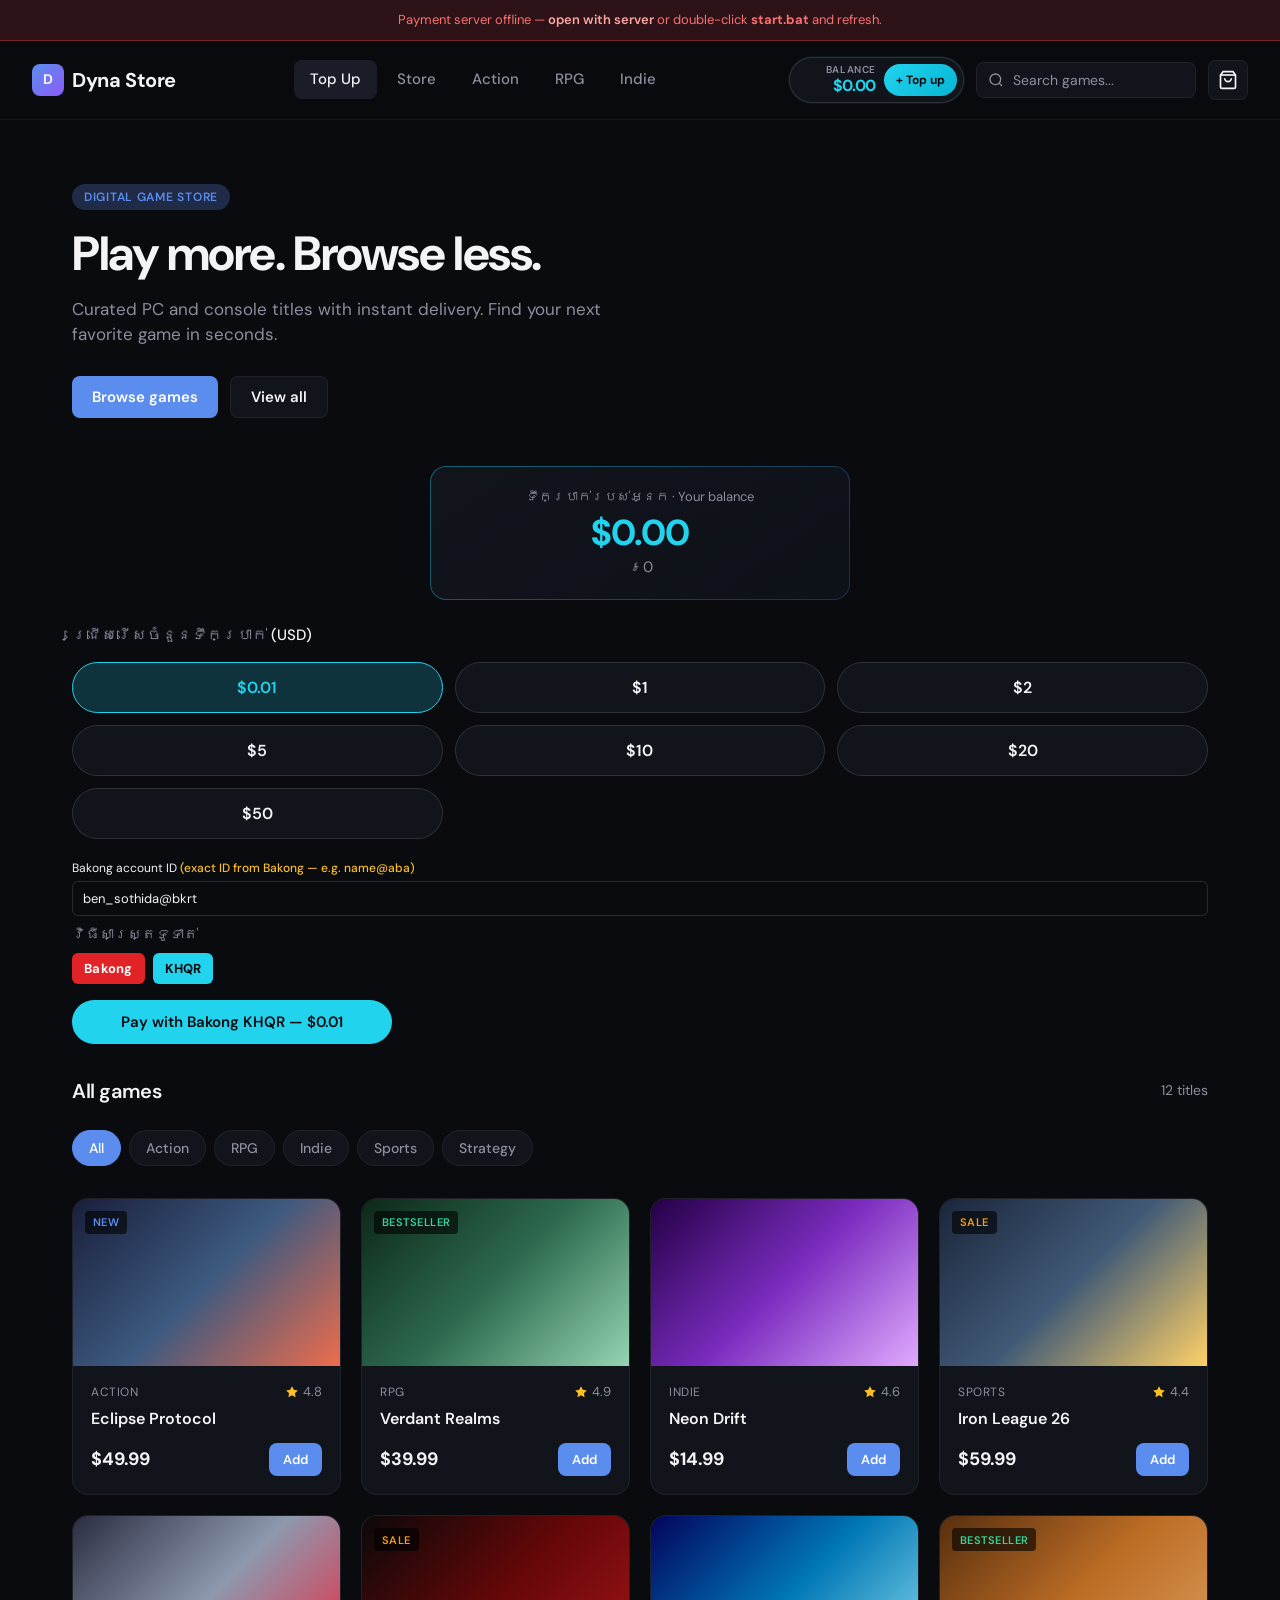
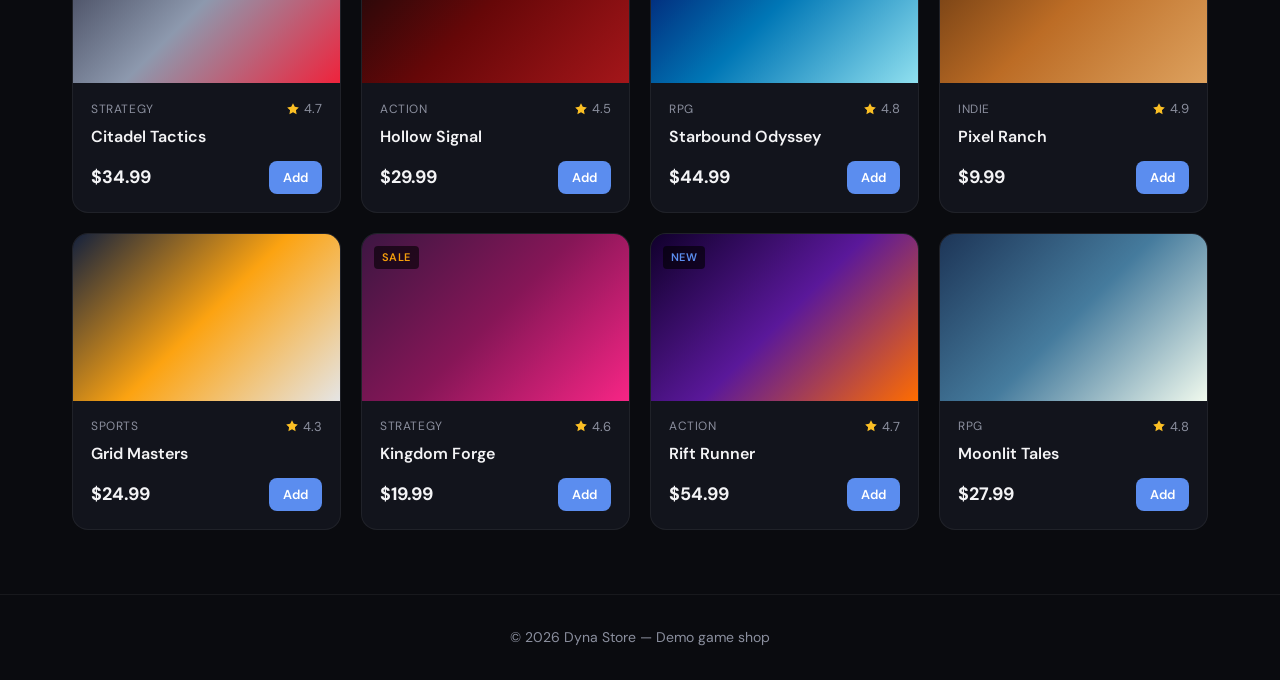
<file: index.html>
<!DOCTYPE html>
<html lang="en">
<head>
  <meta charset="UTF-8" />
  <meta name="viewport" content="width=device-width, initial-scale=1.0" />
  <meta name="description" content="Dyna Store — discover and buy the best PC & console games." />
  <title>Dyna Store — Games</title>
  <link rel="preconnect" href="https://fonts.googleapis.com" />
  <link rel="preconnect" href="https://fonts.gstatic.com" crossorigin />
  <link href="https://fonts.googleapis.com/css2?family=DM+Sans:wght@400;500;600;700&display=swap" rel="stylesheet" />
  <link rel="stylesheet" href="standalone/styles.css" />
</head>
<body>
  <div class="app">
    <div class="server-banner hidden" id="serverBanner">
      Payment server offline — <a href="http://127.0.0.1:8787/index.html">open with server</a> or double-click <strong>start.bat</strong> and refresh.
    </div>
    <header class="header">
      <a href="#" class="logo"><span class="logo-icon">D</span> Dyna Store</a>
      <nav class="nav">
        <a href="#topup" class="nav-link active">Top Up</a>
        <a href="#store" class="nav-link">Store</a>
        <a href="#store" class="nav-link" data-cat="Action">Action</a>
        <a href="#store" class="nav-link" data-cat="RPG">RPG</a>
        <a href="#store" class="nav-link" data-cat="Indie">Indie</a>
      </nav>
      <div class="header-actions">
        <div class="user-wallet" id="userWallet" aria-label="Account balance">
          <div class="user-wallet-main">
            <span class="user-wallet-label">Balance</span>
            <span class="user-wallet-amount" id="userBalance">$0.00</span>
          </div>
          <a href="#topup" class="user-wallet-topup" id="walletTopUp">+ Top up</a>
        </div>
        <div class="search-wrap">
          <svg class="search-icon" width="16" height="16" viewBox="0 0 24 24" fill="none" stroke="currentColor" stroke-width="2"><circle cx="11" cy="11" r="8"/><path d="m21 21-4.35-4.35"/></svg>
          <input type="search" id="search" class="search-input" placeholder="Search games..." />
        </div>
        <button type="button" class="cart-btn" id="openCart" aria-label="Cart">
          <svg width="20" height="20" viewBox="0 0 24 24" fill="none" stroke="currentColor" stroke-width="2"><path d="M6 2 3 6v14a2 2 0 0 0 2 2h14a2 2 0 0 0 2-2V6l-3-4Z"/><path d="M3 6h18"/><path d="M16 10a4 4 0 0 1-8 0"/></svg>
          <span class="cart-badge hidden" id="cartBadge">0</span>
        </button>
      </div>
    </header>

    <section class="hero">
      <div class="hero-content">
        <span class="hero-label">Digital game store</span>
        <h1>Play more. Browse less.</h1>
        <p>Curated PC and console titles with instant delivery. Find your next favorite game in seconds.</p>
        <div class="hero-cta">
          <a href="#store" class="btn btn-primary">Browse games</a>
          <button type="button" class="btn btn-ghost" id="viewAll">View all</button>
        </div>
      </div>
    </section>

    <section class="topup-section" id="topup">
      <div class="topup-wallet-card">
        <div class="topup-wallet-card-inner">
          <span class="topup-wallet-card-label">ទឹកប្រាក់របស់អ្នក · Your balance</span>
          <p class="topup-wallet-card-amount" id="topupBalanceDisplay">$0.00</p>
          <p class="topup-wallet-card-khr" id="topupBalanceKhr">៛0</p>
        </div>
      </div>
      <h2 class="topup-label">ជ្រើសរើសចំនួនទឹកប្រាក់ <span class="topup-currency">(USD)</span></h2>
      <div class="topup-grid" id="topupGrid" role="group" aria-label="Top up amount in USD"></div>
      <label class="khqr-field topup-bakong-field">
        <span>Bakong account ID <em>(exact ID from Bakong — e.g. name@aba)</em></span>
        <input type="text" id="bakongAccount" placeholder="ben_sothida@aba" autocomplete="off" />
      </label>
      <label class="khqr-field topup-bakong-field hidden" aria-hidden="true">
        <span>Bakong register email</span>
        <input type="email" id="bakongEmail" placeholder="you@email.com" autocomplete="email" tabindex="-1" />
      </label>
      <p class="topup-pay-label">វិធីសាស្ត្រទូទាត់</p>
      <div class="topup-pay-method">
        <span class="bakong-badge">Bakong</span>
        <span class="khqr-badge">KHQR</span>
      </div>
      <button type="button" class="topup-confirm" id="topupConfirm">Pay with Bakong KHQR — $0.01</button>
    </section>

    <main class="main" id="store">
      <div class="section-header">
        <h2>All games</h2>
        <span class="count" id="gameCount">0 titles</span>
      </div>
      <div class="categories" id="categories"></div>
      <div class="games-grid" id="grid"></div>
      <div class="empty-state hidden" id="empty">
        <h3>No games found</h3>
        <p>Try a different search or category.</p>
      </div>
    </main>

    <footer class="footer">© <span id="year"></span> Dyna Store — Demo game shop</footer>

    <div class="overlay" id="overlay"></div>
    <aside class="cart-drawer" id="drawer">
      <div class="cart-header">
        <h2>Your cart</h2>
        <button type="button" class="close-btn" id="closeCart" aria-label="Close">×</button>
      </div>
      <div class="cart-items" id="cartItems"></div>
      <div class="cart-footer">
        <div class="cart-total"><span>Total</span><span id="cartTotal">$0.00</span></div>
        <button type="button" class="checkout-btn" id="checkout" disabled>Checkout</button>
      </div>
    </aside>
    <div class="toast" id="toast"></div>

    <div class="khqr-overlay" id="khqrOverlay" aria-hidden="true">
      <div class="khqr-modal" role="dialog" aria-labelledby="khqrTitle" aria-modal="true">
        <div class="khqr-modal-header">
          <div class="khqr-brands">
            <span class="khqr-brand-khqr">KHQR</span>
            <span class="khqr-brand-bakong">Bakong</span>
          </div>
          <button type="button" class="khqr-close" id="khqrClose" aria-label="Close">×</button>
        </div>
        <h2 class="khqr-title" id="khqrTitle">ស្កេនដើម្បីទូទាត់</h2>
        <p class="khqr-merchant" id="khqrMerchant">DYNA STORE</p>
        <p class="khqr-amount-usd" id="khqrAmountUsd">$0.01</p>
        <p class="khqr-amount-khr" id="khqrAmountKhr">៛4,100</p>
        <div class="khqr-qr-wrap">
          <div id="khqrQr" class="khqr-qr"></div>
        </div>
        <p class="khqr-account-label">Bakong account</p>
        <p class="khqr-account" id="khqrAccount">dynastore@bkrt</p>
        <p class="khqr-account-warn hidden" id="khqrAccountWarn">Set your real Bakong ID in API settings — demo account cannot receive payments.</p>
        <p class="khqr-expire" id="khqrExpire"></p>
        <div class="khqr-status khqr-status--pending" id="khqrStatus">
          <span class="khqr-status-dot" aria-hidden="true"></span>
          <span id="khqrStatusText">Scan & pay — balance updates automatically</span>
        </div>
        <p class="khqr-hint">ស្កេនដោយយ៉ាងលឿន តាមរយៈ Bakong ឬកម្មវិធីធនាគារណាមួយដែលគាំទ្រ KHQR</p>
        <button type="button" class="khqr-credit" id="khqrCreditPaid">Confirm payment — add to balance</button>
        <div class="khqr-advanced" id="khqrAdvanced">
          <div class="khqr-md5-block" id="khqrMd5Block">
            <p class="khqr-md5-label">MD5</p>
            <p class="khqr-md5" id="khqrMd5">—</p>
            <button type="button" class="khqr-copy-sm" id="khqrCopyMd5">Copy MD5</button>
          </div>
          <button type="button" class="khqr-check" id="khqrCheckNow">Check payment now</button>
          <details class="khqr-settings">
            <summary>Advanced (API token)</summary>
            <label class="khqr-field hidden" aria-hidden="true">
              <span>Email</span>
              <input type="email" class="bakong-email-sync" placeholder="register email" autocomplete="email" tabindex="-1" />
            </label>
            <label class="khqr-field">
              <span>API token</span>
              <input type="password" id="bakongToken" autocomplete="off" />
            </label>
            <label class="khqr-field">
              <span>Proxy</span>
              <input type="text" id="bakongProxy" placeholder="http://127.0.0.1:8787/api/check-md5" />
            </label>
            <input type="hidden" id="bakongVerifyCode" value="" />
            <button type="button" class="khqr-renew hidden" id="bakongFixToken">Fix token</button>
            <button type="button" class="khqr-renew-secondary hidden" id="bakongRenewToken">Renew token</button>
            <p class="khqr-renew-status" id="bakongRenewStatus"></p>
          </details>
          <button type="button" class="khqr-copy" id="khqrCopy">Copy KHQR string</button>
        </div>
      </div>
    </div>
  </div>
  <script src="standalone/md5.min.js"></script>
  <script src="standalone/qrcode.min.js"></script>
  <script src="standalone/bakong-khqr-lite.js"></script>
  <script src="standalone/bakong.config.local.js"></script>
  <script src="standalone/khqr.js"></script>
  <script src="standalone/app.js"></script>
</body>
</html>
</file>
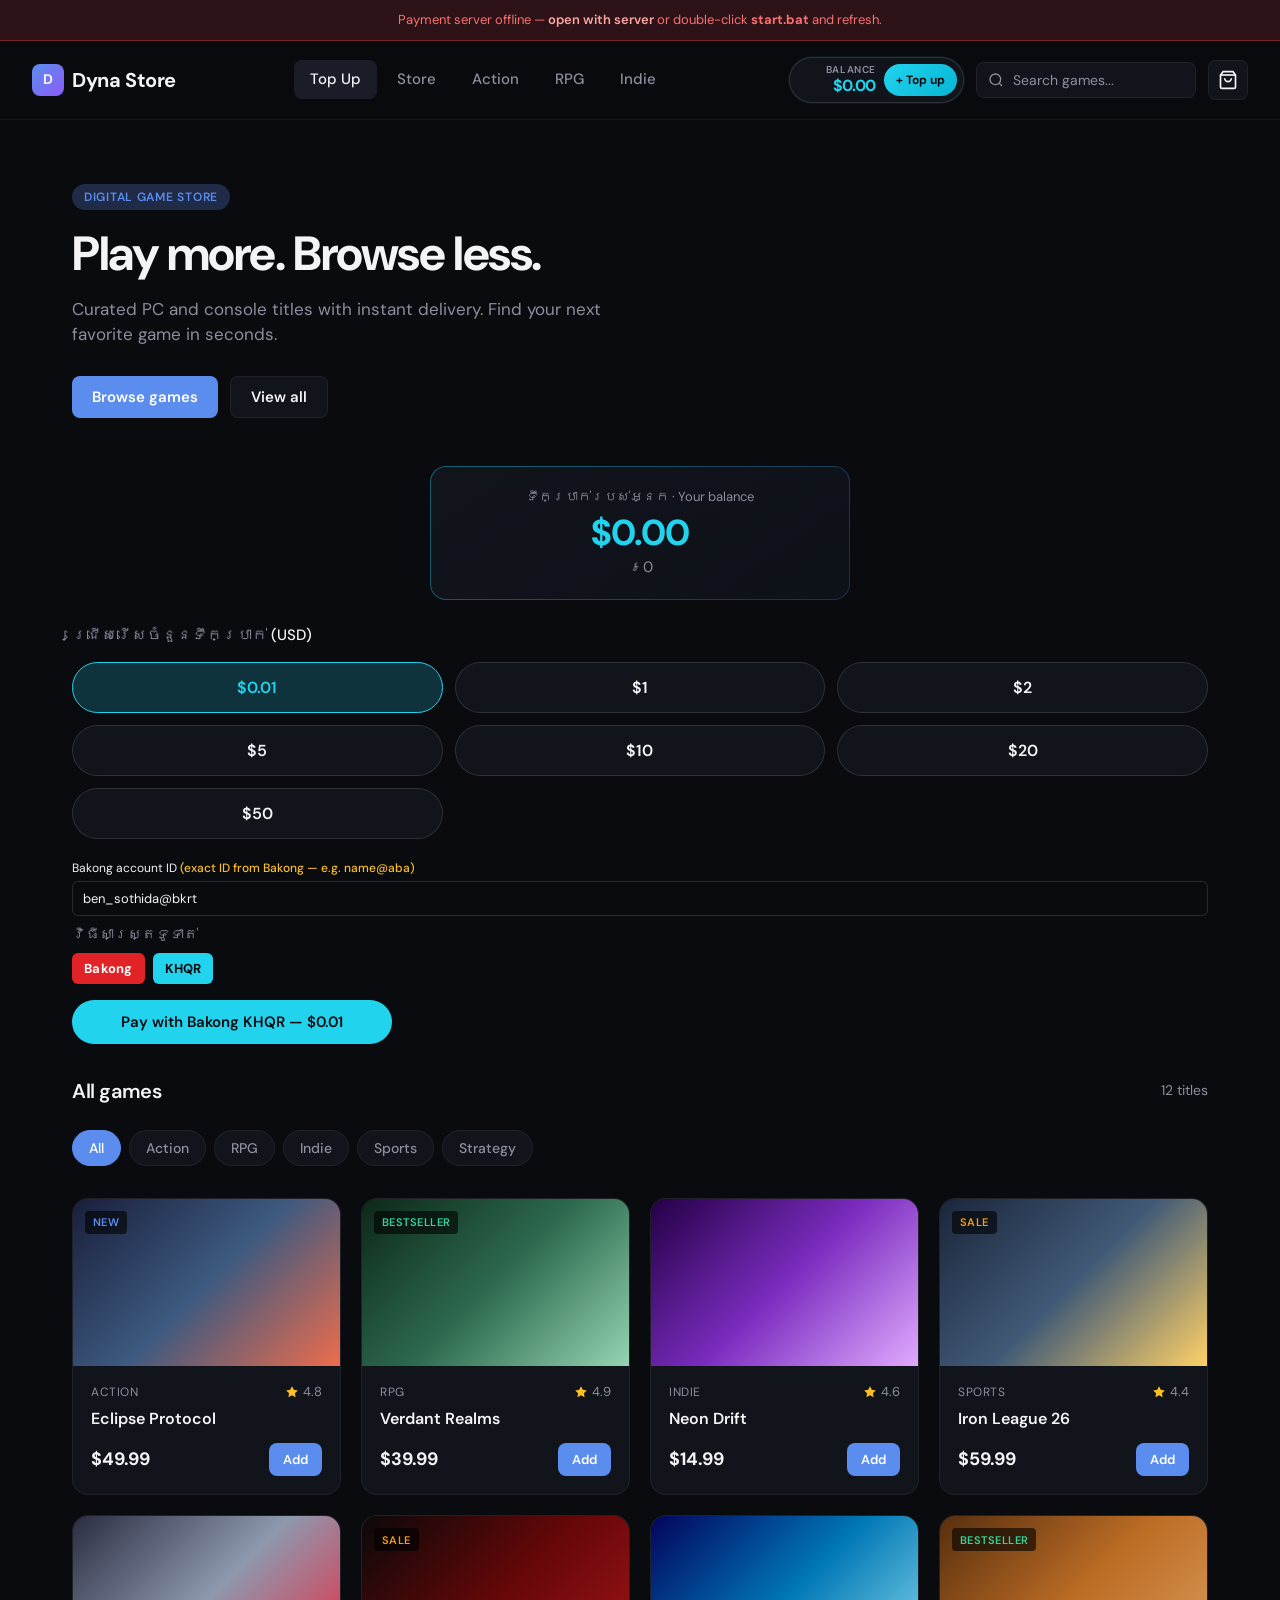
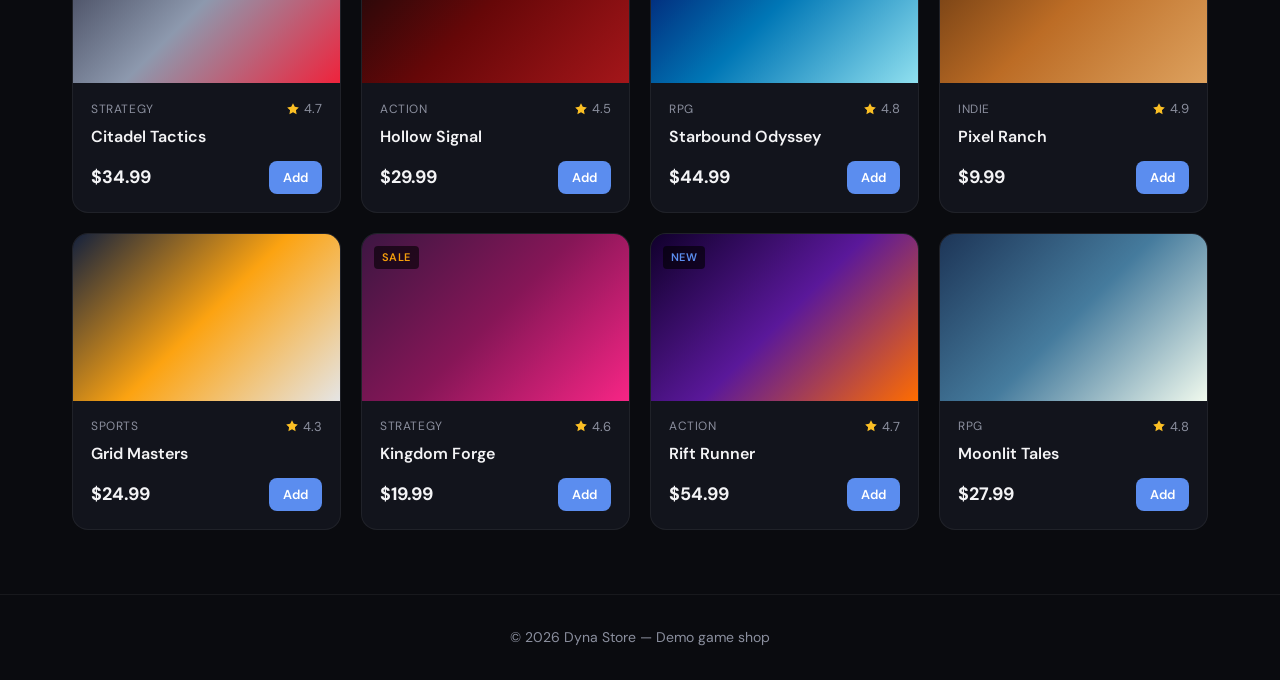
<file: store.html>
<!DOCTYPE html>
<html lang="en">
<head>
  <meta charset="UTF-8" />
  <meta name="viewport" content="width=device-width, initial-scale=1.0" />
  <title>Dyna Store — Games</title>
  <link rel="preconnect" href="https://fonts.googleapis.com" />
  <link rel="preconnect" href="https://fonts.gstatic.com" crossorigin />
  <link href="https://fonts.googleapis.com/css2?family=DM+Sans:wght@400;500;600;700&display=swap" rel="stylesheet" />
  <link rel="stylesheet" href="standalone/styles.css" />
</head>
<body>
  <div class="app">
    <div class="server-banner hidden" id="serverBanner">
      Payment server offline — <a href="http://127.0.0.1:8787/index.html">open with server</a> or double-click <strong>start.bat</strong> and refresh.
    </div>
    <header class="header">
      <a href="#" class="logo"><span class="logo-icon">D</span> Dyna Store</a>
      <nav class="nav">
        <a href="#topup" class="nav-link active">Top Up</a>
        <a href="#store" class="nav-link">Store</a>
        <a href="#store" class="nav-link" data-cat="Action">Action</a>
        <a href="#store" class="nav-link" data-cat="RPG">RPG</a>
        <a href="#store" class="nav-link" data-cat="Indie">Indie</a>
      </nav>
      <div class="header-actions">
        <div class="user-wallet" id="userWallet" aria-label="Account balance">
          <div class="user-wallet-main">
            <span class="user-wallet-label">Balance</span>
            <span class="user-wallet-amount" id="userBalance">$0.00</span>
          </div>
          <a href="#topup" class="user-wallet-topup" id="walletTopUp">+ Top up</a>
        </div>
        <div class="search-wrap">
          <svg class="search-icon" width="16" height="16" viewBox="0 0 24 24" fill="none" stroke="currentColor" stroke-width="2"><circle cx="11" cy="11" r="8"/><path d="m21 21-4.35-4.35"/></svg>
          <input type="search" id="search" class="search-input" placeholder="Search games..." />
        </div>
        <button type="button" class="cart-btn" id="openCart" aria-label="Cart">
          <svg width="20" height="20" viewBox="0 0 24 24" fill="none" stroke="currentColor" stroke-width="2"><path d="M6 2 3 6v14a2 2 0 0 0 2 2h14a2 2 0 0 0 2-2V6l-3-4Z"/><path d="M3 6h18"/><path d="M16 10a4 4 0 0 1-8 0"/></svg>
          <span class="cart-badge hidden" id="cartBadge">0</span>
        </button>
      </div>
    </header>

    <section class="hero">
      <div class="hero-content">
        <span class="hero-label">Digital game store</span>
        <h1>Play more. Browse less.</h1>
        <p>Curated PC and console titles with instant delivery. Find your next favorite game in seconds.</p>
        <div class="hero-cta">
          <a href="#store" class="btn btn-primary">Browse games</a>
          <button type="button" class="btn btn-ghost" id="viewAll">View all</button>
        </div>
      </div>
    </section>

    <section class="topup-section" id="topup">
      <div class="topup-wallet-card">
        <div class="topup-wallet-card-inner">
          <span class="topup-wallet-card-label">ទឹកប្រាក់របស់អ្នក · Your balance</span>
          <p class="topup-wallet-card-amount" id="topupBalanceDisplay">$0.00</p>
          <p class="topup-wallet-card-khr" id="topupBalanceKhr">៛0</p>
        </div>
      </div>
      <h2 class="topup-label">ជ្រើសរើសចំនួនទឹកប្រាក់ <span class="topup-currency">(USD)</span></h2>
      <div class="topup-grid" id="topupGrid" role="group" aria-label="Top up amount in USD"></div>
      <label class="khqr-field topup-bakong-field">
        <span>Bakong account ID <em>(exact ID from Bakong — e.g. name@aba)</em></span>
        <input type="text" id="bakongAccount" placeholder="ben_sothida@aba" autocomplete="off" />
      </label>
      <label class="khqr-field topup-bakong-field hidden" aria-hidden="true">
        <span>Bakong register email</span>
        <input type="email" id="bakongEmail" placeholder="you@email.com" autocomplete="email" tabindex="-1" />
      </label>
      <p class="topup-pay-label">វិធីសាស្ត្រទូទាត់</p>
      <div class="topup-pay-method">
        <span class="bakong-badge">Bakong</span>
        <span class="khqr-badge">KHQR</span>
      </div>
      <button type="button" class="topup-confirm" id="topupConfirm">Pay with Bakong KHQR — $0.01</button>
    </section>

    <main class="main" id="store">
      <div class="section-header">
        <h2>All games</h2>
        <span class="count" id="gameCount">0 titles</span>
      </div>
      <div class="categories" id="categories"></div>
      <div class="games-grid" id="grid"></div>
      <div class="empty-state hidden" id="empty">
        <h3>No games found</h3>
        <p>Try a different search or category.</p>
      </div>
    </main>

    <footer class="footer">© <span id="year"></span> Dyna Store — Demo game shop</footer>

    <div class="overlay" id="overlay"></div>
    <aside class="cart-drawer" id="drawer">
      <div class="cart-header">
        <h2>Your cart</h2>
        <button type="button" class="close-btn" id="closeCart" aria-label="Close">×</button>
      </div>
      <div class="cart-items" id="cartItems"></div>
      <div class="cart-footer">
        <div class="cart-total"><span>Total</span><span id="cartTotal">$0.00</span></div>
        <button type="button" class="checkout-btn" id="checkout" disabled>Checkout</button>
      </div>
    </aside>
    <div class="toast" id="toast"></div>

    <div class="khqr-overlay" id="khqrOverlay" aria-hidden="true">
      <div class="khqr-modal" role="dialog" aria-labelledby="khqrTitle" aria-modal="true">
        <div class="khqr-modal-header">
          <div class="khqr-brands">
            <span class="khqr-brand-khqr">KHQR</span>
            <span class="khqr-brand-bakong">Bakong</span>
          </div>
          <button type="button" class="khqr-close" id="khqrClose" aria-label="Close">×</button>
        </div>
        <h2 class="khqr-title" id="khqrTitle">ស្កេនដើម្បីទូទាត់</h2>
        <p class="khqr-merchant" id="khqrMerchant">DYNA STORE</p>
        <p class="khqr-amount-usd" id="khqrAmountUsd">$0.01</p>
        <p class="khqr-amount-khr" id="khqrAmountKhr">៛4,100</p>
        <div class="khqr-qr-wrap">
          <div id="khqrQr" class="khqr-qr"></div>
        </div>
        <p class="khqr-account-label">Bakong account</p>
        <p class="khqr-account" id="khqrAccount">dynastore@bkrt</p>
        <p class="khqr-account-warn hidden" id="khqrAccountWarn">Set your real Bakong ID in API settings — demo account cannot receive payments.</p>
        <p class="khqr-expire" id="khqrExpire"></p>
        <div class="khqr-status khqr-status--pending" id="khqrStatus">
          <span class="khqr-status-dot" aria-hidden="true"></span>
          <span id="khqrStatusText">Scan & pay — balance updates automatically</span>
        </div>
        <p class="khqr-hint">ស្កេនដោយយ៉ាងលឿន តាមរយៈ Bakong ឬកម្មវិធីធនាគារណាមួយដែលគាំទ្រ KHQR</p>
        <button type="button" class="khqr-credit" id="khqrCreditPaid">Confirm payment — add to balance</button>
        <div class="khqr-advanced" id="khqrAdvanced">
          <div class="khqr-md5-block" id="khqrMd5Block">
            <p class="khqr-md5-label">MD5</p>
            <p class="khqr-md5" id="khqrMd5">—</p>
            <button type="button" class="khqr-copy-sm" id="khqrCopyMd5">Copy MD5</button>
          </div>
          <button type="button" class="khqr-check" id="khqrCheckNow">Check payment now</button>
          <details class="khqr-settings">
            <summary>Advanced (API token)</summary>
            <label class="khqr-field hidden" aria-hidden="true">
              <span>Email</span>
              <input type="email" class="bakong-email-sync" placeholder="register email" autocomplete="email" tabindex="-1" />
            </label>
            <label class="khqr-field">
              <span>API token</span>
              <input type="password" id="bakongToken" autocomplete="off" />
            </label>
            <label class="khqr-field">
              <span>Proxy</span>
              <input type="text" id="bakongProxy" placeholder="http://127.0.0.1:8787/api/check-md5" />
            </label>
            <input type="hidden" id="bakongVerifyCode" value="" />
            <button type="button" class="khqr-renew hidden" id="bakongFixToken">Fix token</button>
            <button type="button" class="khqr-renew-secondary hidden" id="bakongRenewToken">Renew token</button>
            <p class="khqr-renew-status" id="bakongRenewStatus"></p>
          </details>
          <button type="button" class="khqr-copy" id="khqrCopy">Copy KHQR string</button>
        </div>
      </div>
    </div>
  </div>
  <script src="standalone/md5.min.js"></script>
  <script src="standalone/qrcode.min.js"></script>
  <script src="standalone/bakong-khqr-lite.js"></script>
  <script src="standalone/bakong.config.local.js"></script>
  <script src="standalone/khqr.js"></script>
  <script src="standalone/app.js"></script>
</body>
</html>
</file>
<file: standalone/styles.css>
@import url('https://fonts.googleapis.com/css2?family=DM+Sans:wght@400;500;600;700&display=swap');

*,
*::before,
*::after {
  box-sizing: border-box;
  margin: 0;
  padding: 0;
}

:root {
  --bg: #0a0b0f;
  --surface: #12141c;
  --surface-hover: #1a1d28;
  --border: rgba(255, 255, 255, 0.06);
  --border-strong: rgba(255, 255, 255, 0.12);
  --text: #f4f4f6;
  --text-muted: #8b8f9e;
  --accent: #5b8def;
  --accent-hover: #7aa3f5;
  --accent-glow: rgba(91, 141, 239, 0.25);
  --success: #34d399;
  --sale: #f59e0b;
  --topup: #22d3ee;
  --topup-glow: rgba(34, 211, 238, 0.2);
  --radius-lg: 16px;
  --shadow: 0 4px 24px rgba(0, 0, 0, 0.4);
  --transition: 0.2s ease;
}

html { scroll-behavior: smooth; }

body {
  font-family: 'DM Sans', system-ui, sans-serif;
  background: var(--bg);
  color: var(--text);
  line-height: 1.5;
  -webkit-font-smoothing: antialiased;
}

button { font-family: inherit; cursor: pointer; border: none; background: none; }
input { font-family: inherit; }
a { color: inherit; text-decoration: none; }

.hidden { display: none !important; }

.count { color: var(--text-muted); font-size: 0.875rem; }

.app { min-height: 100vh; display: flex; flex-direction: column; }

.server-banner {
  padding: 0.625rem 1rem;
  background: rgba(239, 68, 68, 0.15);
  border-bottom: 1px solid rgba(239, 68, 68, 0.35);
  color: #f87171;
  font-size: 0.8125rem;
  text-align: center;
}

.server-banner a { color: #fca5a5; font-weight: 600; }

.header {
  position: sticky; top: 0; z-index: 100;
  display: flex; align-items: center; justify-content: space-between;
  gap: 1.5rem; padding: 1rem 2rem;
  background: rgba(10, 11, 15, 0.85);
  backdrop-filter: blur(12px);
  border-bottom: 1px solid var(--border);
}

.logo { display: flex; align-items: center; gap: 0.5rem; font-weight: 700; font-size: 1.25rem; letter-spacing: -0.02em; }

.logo-icon {
  width: 32px; height: 32px;
  background: linear-gradient(135deg, var(--accent), #8b5cf6);
  border-radius: 8px;
  display: flex; align-items: center; justify-content: center;
  font-size: 0.875rem;
}

.nav { display: flex; gap: 0.25rem; }

.nav-link {
  padding: 0.5rem 1rem; border-radius: 8px;
  color: var(--text-muted); font-size: 0.9375rem; font-weight: 500;
  transition: color var(--transition), background var(--transition);
}

.nav-link:hover, .nav-link.active { color: var(--text); background: var(--surface-hover); }

.header-actions { display: flex; align-items: center; gap: 0.75rem; }

.user-wallet {
  display: flex;
  align-items: center;
  gap: 0.5rem;
  padding: 0.375rem 0.375rem 0.375rem 0.875rem;
  background: var(--surface);
  border: 1px solid var(--border-strong);
  border-radius: 999px;
  box-shadow: 0 0 0 1px rgba(34, 211, 238, 0.08);
}

.user-wallet-main {
  display: flex;
  flex-direction: column;
  align-items: flex-end;
  line-height: 1.2;
  min-width: 4.5rem;
}

.user-wallet-label {
  font-size: 0.625rem;
  font-weight: 600;
  text-transform: uppercase;
  letter-spacing: 0.06em;
  color: var(--text-muted);
}

.user-wallet-amount {
  font-size: 1rem;
  font-weight: 700;
  letter-spacing: -0.02em;
  color: var(--topup);
  transition: transform 0.25s ease, color 0.25s ease;
}

.user-wallet-amount.wallet-pulse {
  transform: scale(1.06);
  color: var(--success);
}

.user-wallet-topup {
  padding: 0.4375rem 0.75rem;
  font-size: 0.75rem;
  font-weight: 700;
  color: #0a0b0f;
  background: linear-gradient(135deg, var(--topup), #06b6d4);
  border-radius: 999px;
  white-space: nowrap;
  transition: filter var(--transition), transform var(--transition);
}

.user-wallet-topup:hover {
  filter: brightness(1.08);
  transform: translateY(-1px);
}

.topup-wallet-card {
  max-width: 420px;
  margin: 0 auto 1.5rem;
  padding: 1px;
  border-radius: var(--radius-lg);
  background: linear-gradient(135deg, rgba(34, 211, 238, 0.45), rgba(91, 141, 239, 0.25));
}

.topup-wallet-card-inner {
  padding: 1.25rem 1.5rem;
  border-radius: calc(var(--radius-lg) - 1px);
  background: linear-gradient(145deg, #12141c 0%, #0d1118 100%);
  text-align: center;
}

.topup-wallet-card-label {
  display: block;
  font-size: 0.8125rem;
  color: var(--text-muted);
  margin-bottom: 0.375rem;
}

.topup-wallet-card-amount {
  font-size: 2.25rem;
  font-weight: 700;
  letter-spacing: -0.03em;
  color: var(--topup);
  line-height: 1.1;
}

.topup-wallet-card-khr {
  margin-top: 0.25rem;
  font-size: 0.9375rem;
  color: var(--text-muted);
}

.search-wrap { position: relative; }

.search-input {
  width: 220px; padding: 0.5rem 1rem 0.5rem 2.25rem;
  background: var(--surface); border: 1px solid var(--border);
  border-radius: 8px; color: var(--text); font-size: 0.875rem;
  transition: border-color var(--transition), width var(--transition);
}

.search-input::placeholder { color: var(--text-muted); }
.search-input:focus { outline: none; border-color: var(--accent); width: 260px; }

.search-icon {
  position: absolute; left: 0.75rem; top: 50%;
  transform: translateY(-50%); color: var(--text-muted); pointer-events: none;
}

.cart-btn {
  position: relative; display: flex; align-items: center; justify-content: center;
  width: 40px; height: 40px; background: var(--surface);
  border: 1px solid var(--border); border-radius: 8px; color: var(--text);
}

.cart-btn:hover { background: var(--surface-hover); border-color: var(--border-strong); }

.cart-badge {
  position: absolute; top: -4px; right: -4px;
  min-width: 18px; height: 18px; padding: 0 5px;
  background: var(--accent); color: white;
  font-size: 0.6875rem; font-weight: 600; border-radius: 9px;
  display: flex; align-items: center; justify-content: center;
}

.hero { padding: 4rem 2rem 3rem; max-width: 1200px; margin: 0 auto; width: 100%; }
.hero-content { max-width: 560px; }

.hero-label {
  display: inline-block; padding: 0.25rem 0.75rem;
  background: var(--accent-glow); color: var(--accent);
  font-size: 0.75rem; font-weight: 600; text-transform: uppercase;
  letter-spacing: 0.06em; border-radius: 100px; margin-bottom: 1rem;
}

.hero h1 { font-size: clamp(2rem, 5vw, 3rem); font-weight: 700; letter-spacing: -0.03em; line-height: 1.15; margin-bottom: 1rem; }
.hero p { color: var(--text-muted); font-size: 1.0625rem; margin-bottom: 1.75rem; }
.hero-cta { display: flex; gap: 0.75rem; flex-wrap: wrap; }

.btn {
  display: inline-flex; align-items: center; justify-content: center;
  padding: 0.625rem 1.25rem; font-size: 0.9375rem; font-weight: 600;
  border-radius: 8px; transition: background var(--transition), transform 0.15s ease;
}

.btn:active { transform: scale(0.98); }
.btn-primary { background: var(--accent); color: white; }
.btn-primary:hover { background: var(--accent-hover); }
.btn-ghost { background: var(--surface); color: var(--text); border: 1px solid var(--border); }
.btn-ghost:hover { background: var(--surface-hover); border-color: var(--border-strong); }

.topup-section {
  max-width: 1200px;
  margin: 0 auto 2rem;
  padding: 0 2rem;
  width: 100%;
}

.topup-label {
  font-size: 0.9375rem;
  font-weight: 500;
  color: var(--text-muted);
  margin-bottom: 1rem;
}

.topup-currency { color: var(--text); }

.topup-grid {
  display: grid;
  grid-template-columns: repeat(3, 1fr);
  gap: 0.75rem;
  margin-bottom: 1.25rem;
}

.topup-amount {
  padding: 0.875rem 1rem;
  font-size: 1rem;
  font-weight: 600;
  color: var(--text);
  background: var(--surface);
  border: 1.5px solid var(--border-strong);
  border-radius: 999px;
  transition: color var(--transition), border-color var(--transition), background var(--transition);
}

.topup-amount:hover {
  border-color: rgba(255, 255, 255, 0.2);
  background: var(--surface-hover);
}

.topup-amount.active {
  color: var(--topup);
  border-color: var(--topup);
  background: var(--topup-glow);
}

.topup-confirm {
  width: 100%;
  max-width: 320px;
  padding: 0.75rem 1.5rem;
  font-size: 0.9375rem;
  font-weight: 600;
  color: #0a0b0f;
  background: var(--topup);
  border-radius: 999px;
  transition: filter var(--transition), transform 0.15s ease;
}

.topup-confirm:hover { filter: brightness(1.08); }
.topup-confirm:active { transform: scale(0.98); }

.topup-bakong-field {
  margin-bottom: 1rem;
}

.topup-bakong-field em {
  font-style: normal;
  color: #fbbf24;
  font-weight: 500;
}

.topup-pay-label {
  font-size: 0.875rem;
  color: var(--text-muted);
  margin-bottom: 0.5rem;
}

.topup-pay-method {
  display: flex;
  align-items: center;
  gap: 0.5rem;
  margin-bottom: 1rem;
}

.bakong-badge {
  padding: 0.35rem 0.75rem;
  font-size: 0.8125rem;
  font-weight: 700;
  color: #fff;
  background: #e12328;
  border-radius: 6px;
  letter-spacing: 0.02em;
}

.khqr-badge {
  padding: 0.35rem 0.75rem;
  font-size: 0.8125rem;
  font-weight: 700;
  color: #0a0b0f;
  background: var(--topup);
  border-radius: 6px;
}

.khqr-overlay {
  position: fixed;
  inset: 0;
  z-index: 400;
  display: flex;
  align-items: center;
  justify-content: center;
  padding: 1rem;
  background: rgba(0, 0, 0, 0.75);
  opacity: 0;
  visibility: hidden;
  transition: opacity var(--transition), visibility var(--transition);
}

.khqr-overlay.open {
  opacity: 1;
  visibility: visible;
}

.khqr-modal {
  width: 100%;
  max-width: 360px;
  background: var(--surface);
  border: 1px solid var(--border-strong);
  border-radius: var(--radius-lg);
  padding: 1.25rem 1.5rem 1.5rem;
  text-align: center;
  box-shadow: var(--shadow);
}

.khqr-modal-header {
  display: flex;
  align-items: center;
  justify-content: space-between;
  margin-bottom: 1rem;
}

.khqr-brands { display: flex; align-items: center; gap: 0.5rem; }

.khqr-brand-khqr {
  padding: 0.25rem 0.5rem;
  font-size: 0.75rem;
  font-weight: 800;
  color: #0a0b0f;
  background: var(--topup);
  border-radius: 4px;
}

.khqr-brand-bakong {
  font-size: 1rem;
  font-weight: 700;
  color: #e12328;
}

.khqr-close {
  width: 36px;
  height: 36px;
  display: flex;
  align-items: center;
  justify-content: center;
  border-radius: 8px;
  color: var(--text-muted);
  font-size: 1.5rem;
  line-height: 1;
}

.khqr-close:hover { background: var(--surface-hover); color: var(--text); }

.khqr-title {
  font-size: 1rem;
  font-weight: 600;
  margin-bottom: 0.25rem;
}

.khqr-merchant {
  font-size: 0.8125rem;
  color: var(--text-muted);
  text-transform: uppercase;
  letter-spacing: 0.06em;
  margin-bottom: 0.75rem;
}

.khqr-amount-usd {
  font-size: 1.75rem;
  font-weight: 700;
  letter-spacing: -0.02em;
}

.khqr-amount-khr {
  font-size: 0.9375rem;
  color: var(--text-muted);
  margin-bottom: 1rem;
}

.khqr-qr-wrap {
  display: inline-flex;
  padding: 0.75rem;
  background: #fff;
  border-radius: 12px;
  margin-bottom: 1rem;
}

.khqr-qr img,
.khqr-qr canvas {
  display: block;
}

.khqr-account-label {
  font-size: 0.75rem;
  color: var(--text-muted);
  margin-bottom: 0.15rem;
}

.khqr-account {
  font-size: 0.875rem;
  font-weight: 600;
  font-family: ui-monospace, monospace;
  margin-bottom: 0.35rem;
}

.khqr-expire {
  font-size: 0.75rem;
  color: var(--text-muted);
  margin-bottom: 0.75rem;
}

.khqr-account-warn {
  font-size: 0.75rem;
  color: #fbbf24;
  line-height: 1.4;
  margin-bottom: 0.75rem;
  padding: 0.5rem 0.625rem;
  background: rgba(251, 191, 36, 0.1);
  border-radius: 6px;
  border: 1px solid rgba(251, 191, 36, 0.25);
}

.khqr-status {
  display: flex;
  align-items: center;
  justify-content: center;
  gap: 0.5rem;
  padding: 0.625rem 0.75rem;
  margin-bottom: 0.75rem;
  border-radius: 8px;
  font-size: 0.8125rem;
  font-weight: 600;
  background: var(--surface-hover);
  border: 1px solid var(--border);
}

.khqr-status-dot {
  width: 8px;
  height: 8px;
  border-radius: 50%;
  flex-shrink: 0;
  background: var(--text-muted);
}

.khqr-status--pending .khqr-status-dot { background: #f59e0b; }
.khqr-status--checking .khqr-status-dot {
  background: var(--topup);
  animation: khqr-pulse 1s ease infinite;
}
.khqr-status--paid { border-color: rgba(52, 211, 153, 0.4); background: rgba(52, 211, 153, 0.12); color: #34d399; }
.khqr-status--paid .khqr-status-dot { background: #34d399; }
.khqr-status--failed,
.khqr-status--error,
.khqr-status--expired { border-color: rgba(239, 68, 68, 0.35); background: rgba(239, 68, 68, 0.1); color: #f87171; }
.khqr-status--failed .khqr-status-dot,
.khqr-status--error .khqr-status-dot,
.khqr-status--expired .khqr-status-dot { background: #ef4444; }
.khqr-status--demo { border-color: rgba(34, 211, 238, 0.35); color: var(--topup); }
.khqr-status--demo .khqr-status-dot { background: var(--topup); }

@keyframes khqr-pulse {
  0%, 100% { opacity: 1; transform: scale(1); }
  50% { opacity: 0.5; transform: scale(0.85); }
}

.khqr-hint {
  font-size: 0.8125rem;
  color: var(--text-muted);
  line-height: 1.45;
  margin-bottom: 0.75rem;
}

.khqr-md5-block {
  text-align: left;
  margin-bottom: 0.75rem;
  padding: 0.75rem;
  background: var(--bg);
  border-radius: 8px;
  border: 1px solid var(--border);
}

.khqr-md5-label {
  font-size: 0.6875rem;
  color: var(--text-muted);
  text-transform: uppercase;
  letter-spacing: 0.05em;
  margin-bottom: 0.35rem;
}

.khqr-md5 {
  font-size: 0.6875rem;
  font-family: ui-monospace, monospace;
  word-break: break-all;
  line-height: 1.4;
  margin-bottom: 0.5rem;
  color: var(--topup);
}

.khqr-copy-sm {
  font-size: 0.75rem;
  font-weight: 600;
  color: var(--text-muted);
  padding: 0.25rem 0;
}

.khqr-copy-sm:hover { color: var(--topup); }

.khqr-check {
  width: 100%;
  padding: 0.625rem 1rem;
  font-size: 0.875rem;
  font-weight: 600;
  color: #0a0b0f;
  background: var(--topup);
  border-radius: 8px;
  margin-bottom: 0.75rem;
}

.khqr-check:hover { filter: brightness(1.08); }
.khqr-check:disabled { opacity: 0.5; cursor: not-allowed; }

.khqr-renew {
  width: 100%;
  padding: 0.5rem 1rem;
  font-size: 0.8125rem;
  font-weight: 600;
  color: #0a0b0f;
  background: #fbbf24;
  border-radius: 8px;
  margin-bottom: 0.375rem;
}

.khqr-renew:hover { filter: brightness(1.06); }
.khqr-renew:disabled { opacity: 0.5; cursor: not-allowed; }

.khqr-renew-secondary {
  width: 100%;
  padding: 0.45rem 1rem;
  font-size: 0.75rem;
  font-weight: 600;
  color: var(--text-muted);
  background: var(--surface);
  border: 1px solid var(--border);
  border-radius: 8px;
  margin-bottom: 0.5rem;
}

.khqr-credit {
  display: none;
  width: 100%;
  padding: 0.875rem 1rem;
  font-size: 1rem;
  font-weight: 700;
  color: #0a0b0f;
  background: linear-gradient(135deg, #34d399, #22d3ee);
  border: none;
  border-radius: 10px;
  margin-bottom: 0.75rem;
}

.khqr-credit:hover { filter: brightness(1.06); }

.khqr-advanced.hidden { display: none; }

.khqr-settings-hint {
  font-size: 0.75rem;
  color: var(--text-muted);
  margin-bottom: 0.75rem;
  line-height: 1.4;
}

.khqr-settings-hint a { color: var(--topup); font-weight: 600; }

.khqr-renew-status {
  font-size: 0.75rem;
  color: var(--text-muted);
  margin: 0 0 0.75rem;
  min-height: 1.25rem;
}

.khqr-field--optional span { font-weight: 400; opacity: 0.85; }

.khqr-settings {
  text-align: left;
  margin-bottom: 0.75rem;
  font-size: 0.8125rem;
  color: var(--text-muted);
}

.khqr-settings summary {
  cursor: pointer;
  font-weight: 600;
  color: var(--text);
  margin-bottom: 0.5rem;
}

.khqr-field {
  display: block;
  margin-bottom: 0.5rem;
}

.khqr-field span {
  display: block;
  font-size: 0.75rem;
  margin-bottom: 0.25rem;
}

.khqr-field input {
  width: 100%;
  padding: 0.5rem 0.625rem;
  font-size: 0.8125rem;
  background: var(--bg);
  border: 1px solid var(--border-strong);
  border-radius: 6px;
  color: var(--text);
}

.khqr-field input:focus {
  outline: none;
  border-color: var(--topup);
}

.khqr-demo-note code {
  font-size: 0.625rem;
  color: var(--topup);
}

.khqr-copy {
  width: 100%;
  padding: 0.625rem 1rem;
  font-size: 0.875rem;
  font-weight: 600;
  color: var(--text);
  background: var(--surface-hover);
  border: 1px solid var(--border-strong);
  border-radius: 8px;
  margin-bottom: 0.75rem;
}

.khqr-copy:hover { border-color: var(--topup); color: var(--topup); }

.khqr-demo-note {
  font-size: 0.6875rem;
  color: var(--text-muted);
}

.main { flex: 1; padding: 0 2rem 4rem; max-width: 1200px; margin: 0 auto; width: 100%; }

.section-header {
  display: flex; align-items: center; justify-content: space-between;
  gap: 1rem; margin-bottom: 1.5rem; flex-wrap: wrap;
}

.section-header h2 { font-size: 1.25rem; font-weight: 600; letter-spacing: -0.02em; }

.categories { display: flex; gap: 0.5rem; flex-wrap: wrap; margin-bottom: 2rem; }

.category-pill {
  padding: 0.5rem 1rem; font-size: 0.875rem; font-weight: 500;
  color: var(--text-muted); background: var(--surface);
  border: 1px solid var(--border); border-radius: 100px;
  transition: all var(--transition);
}

.category-pill:hover { color: var(--text); border-color: var(--border-strong); }
.category-pill.active { color: white; background: var(--accent); border-color: var(--accent); }

.games-grid {
  display: grid;
  grid-template-columns: repeat(auto-fill, minmax(260px, 1fr));
  gap: 1.25rem;
}

.game-card {
  background: var(--surface); border: 1px solid var(--border);
  border-radius: var(--radius-lg); overflow: hidden;
  transition: border-color var(--transition), transform var(--transition), box-shadow var(--transition);
}

.game-card:hover {
  border-color: var(--border-strong);
  transform: translateY(-2px);
  box-shadow: var(--shadow);
}

.game-cover { position: relative; aspect-ratio: 16 / 10; overflow: hidden; }
.game-cover-bg { width: 100%; height: 100%; transition: transform 0.4s ease; }
.game-card:hover .game-cover-bg { transform: scale(1.04); }

.game-tag {
  position: absolute; top: 0.75rem; left: 0.75rem;
  padding: 0.2rem 0.5rem; font-size: 0.6875rem; font-weight: 600;
  text-transform: uppercase; letter-spacing: 0.04em; border-radius: 4px;
  background: rgba(0, 0, 0, 0.6); backdrop-filter: blur(4px);
}

.game-tag.new { color: var(--accent); }
.game-tag.bestseller { color: var(--success); }
.game-tag.sale { color: var(--sale); }

.game-body { padding: 1rem 1.125rem 1.125rem; }
.game-meta { display: flex; align-items: center; justify-content: space-between; margin-bottom: 0.375rem; }
.game-category { font-size: 0.75rem; color: var(--text-muted); text-transform: uppercase; letter-spacing: 0.05em; }
.game-rating { display: flex; align-items: center; gap: 0.25rem; font-size: 0.8125rem; color: var(--text-muted); }
.game-rating svg { color: #fbbf24; }
.game-title { font-size: 1rem; font-weight: 600; margin-bottom: 0.75rem; }
.game-footer { display: flex; align-items: center; justify-content: space-between; }
.game-price { font-size: 1.125rem; font-weight: 700; }

.add-btn {
  padding: 0.5rem 0.875rem; font-size: 0.8125rem; font-weight: 600;
  color: white; background: var(--accent); border-radius: 8px;
}

.add-btn:hover { background: var(--accent-hover); }
.add-btn.added { background: var(--success); }

.empty-state { text-align: center; padding: 4rem 2rem; color: var(--text-muted); }
.empty-state h3 { color: var(--text); font-size: 1.125rem; margin-bottom: 0.5rem; }

.overlay {
  position: fixed; inset: 0; background: rgba(0, 0, 0, 0.6); z-index: 200;
  opacity: 0; visibility: hidden;
  transition: opacity var(--transition), visibility var(--transition);
}

.overlay.open { opacity: 1; visibility: visible; }

.cart-drawer {
  position: fixed; top: 0; right: 0; width: 100%; max-width: 400px; height: 100%;
  background: var(--surface); border-left: 1px solid var(--border); z-index: 201;
  display: flex; flex-direction: column;
  transform: translateX(100%); transition: transform 0.3s ease;
}

.cart-drawer.open { transform: translateX(0); }

.cart-header {
  display: flex; align-items: center; justify-content: space-between;
  padding: 1.25rem 1.5rem; border-bottom: 1px solid var(--border);
}

.cart-header h2 { font-size: 1.125rem; font-weight: 600; }

.close-btn {
  width: 36px; height: 36px; display: flex; align-items: center; justify-content: center;
  border-radius: 8px; color: var(--text-muted); font-size: 1.5rem; line-height: 1;
}

.close-btn:hover { background: var(--surface-hover); color: var(--text); }

.cart-items { flex: 1; overflow-y: auto; padding: 1rem 1.5rem; }
.cart-empty { text-align: center; padding: 3rem 1rem; color: var(--text-muted); }

.cart-item { display: flex; gap: 1rem; padding: 1rem 0; border-bottom: 1px solid var(--border); }
.cart-item-cover { width: 64px; height: 40px; border-radius: 6px; flex-shrink: 0; }
.cart-item-info { flex: 1; min-width: 0; }
.cart-item-title { font-size: 0.9375rem; font-weight: 600; margin-bottom: 0.25rem; white-space: nowrap; overflow: hidden; text-overflow: ellipsis; }
.cart-item-price { font-size: 0.875rem; color: var(--text-muted); }
.cart-item-remove { color: var(--text-muted); font-size: 0.8125rem; margin-top: 0.25rem; }
.cart-item-remove:hover { color: #ef4444; }

.cart-footer { padding: 1.25rem 1.5rem; border-top: 1px solid var(--border); }
.cart-total { display: flex; justify-content: space-between; align-items: center; margin-bottom: 1rem; }
.cart-total span:last-child { font-size: 1.25rem; font-weight: 700; }

.checkout-btn {
  width: 100%; padding: 0.75rem; background: var(--accent); color: white;
  font-weight: 600; font-size: 0.9375rem; border-radius: 8px;
}

.checkout-btn:hover:not(:disabled) { background: var(--accent-hover); }
.checkout-btn:disabled { opacity: 0.5; cursor: not-allowed; }

.toast {
  position: fixed; bottom: 1.5rem; left: 50%;
  transform: translateX(-50%) translateY(80px);
  padding: 0.75rem 1.25rem; background: var(--surface);
  border: 1px solid var(--border-strong); border-radius: 8px;
  font-size: 0.875rem; font-weight: 500; box-shadow: var(--shadow);
  z-index: 300; opacity: 0; transition: transform 0.3s ease, opacity 0.3s ease;
  pointer-events: none;
}

.toast.show { transform: translateX(-50%) translateY(0); opacity: 1; }

.footer {
  padding: 2rem; border-top: 1px solid var(--border);
  text-align: center; color: var(--text-muted); font-size: 0.875rem;
}

@media (max-width: 768px) {
  .header { padding: 1rem; flex-wrap: wrap; }
  .nav { order: 3; width: 100%; overflow-x: auto; }
  .user-wallet { order: 2; margin-left: auto; }
  .user-wallet-main { min-width: 3.5rem; }
  .user-wallet-amount { font-size: 0.9375rem; }
  .search-input, .search-input:focus { width: 140px; }
  .hero, .main, .topup-section { padding-left: 1rem; padding-right: 1rem; }
  .hero { padding-top: 2.5rem; }
  .topup-confirm { max-width: none; }
}
</file>
